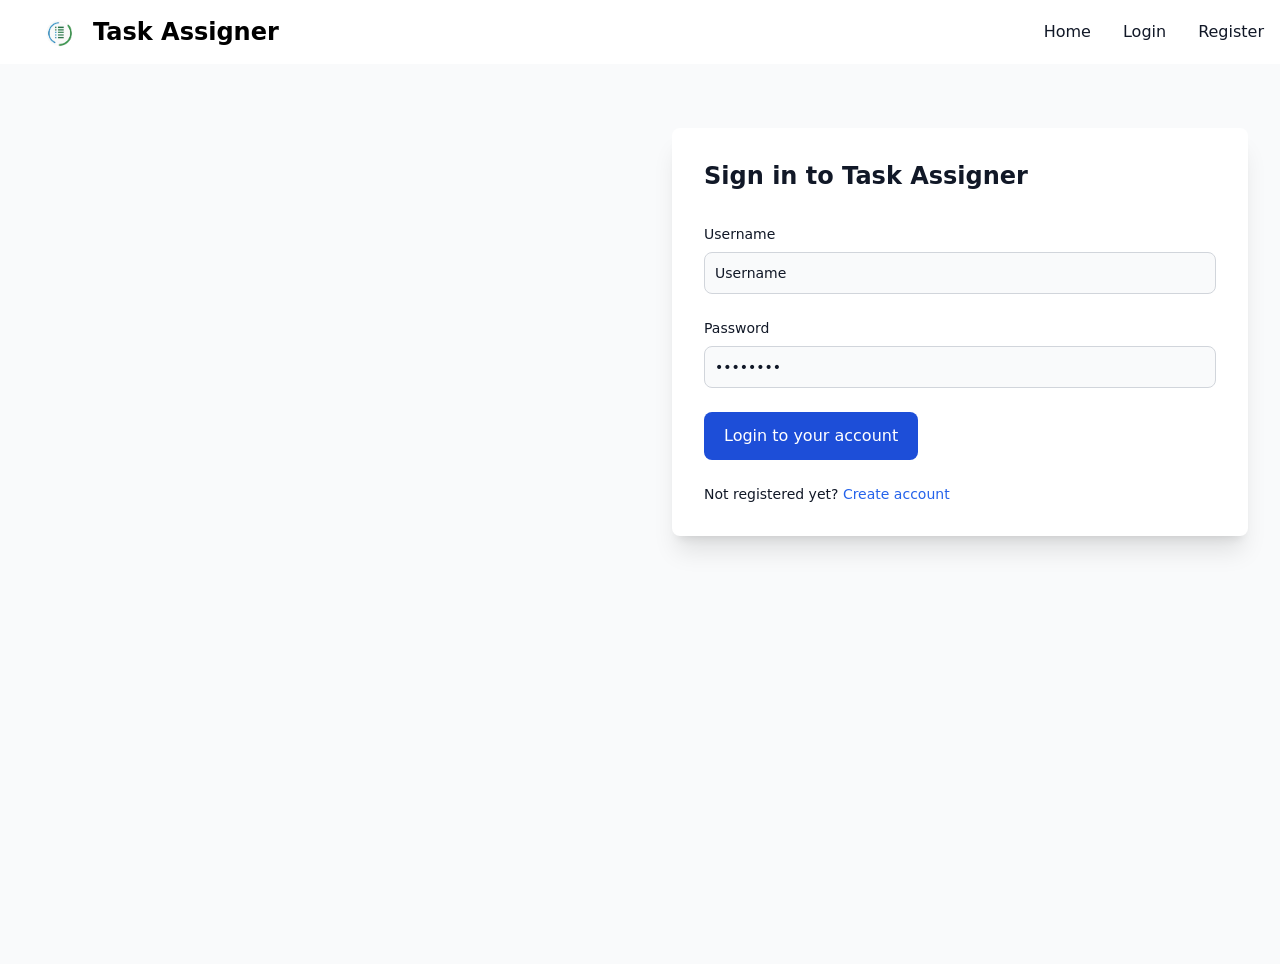
<file: index.html>
<!doctype html>
<html lang="en" data-critters-container>
<head>
  <meta charset="utf-8">
  <title>Task Assigner</title>
  <base href="/">
  <meta name="viewport" content="width=device-width, initial-scale=1">
  <link rel="icon" type="image/svg+xml" href="https://flowbite.com/docs/images/logo.svg">
<style>*,:before,:after{--tw-border-spacing-x: 0;--tw-border-spacing-y: 0;--tw-translate-x: 0;--tw-translate-y: 0;--tw-rotate: 0;--tw-skew-x: 0;--tw-skew-y: 0;--tw-scale-x: 1;--tw-scale-y: 1;--tw-pan-x: ;--tw-pan-y: ;--tw-pinch-zoom: ;--tw-scroll-snap-strictness: proximity;--tw-gradient-from-position: ;--tw-gradient-via-position: ;--tw-gradient-to-position: ;--tw-ordinal: ;--tw-slashed-zero: ;--tw-numeric-figure: ;--tw-numeric-spacing: ;--tw-numeric-fraction: ;--tw-ring-inset: ;--tw-ring-offset-width: 0px;--tw-ring-offset-color: #fff;--tw-ring-color: rgb(59 130 246 / .5);--tw-ring-offset-shadow: 0 0 #0000;--tw-ring-shadow: 0 0 #0000;--tw-shadow: 0 0 #0000;--tw-shadow-colored: 0 0 #0000;--tw-blur: ;--tw-brightness: ;--tw-contrast: ;--tw-grayscale: ;--tw-hue-rotate: ;--tw-invert: ;--tw-saturate: ;--tw-sepia: ;--tw-drop-shadow: ;--tw-backdrop-blur: ;--tw-backdrop-brightness: ;--tw-backdrop-contrast: ;--tw-backdrop-grayscale: ;--tw-backdrop-hue-rotate: ;--tw-backdrop-invert: ;--tw-backdrop-opacity: ;--tw-backdrop-saturate: ;--tw-backdrop-sepia: ;--tw-contain-size: ;--tw-contain-layout: ;--tw-contain-paint: ;--tw-contain-style: }*,:before,:after{box-sizing:border-box;border-width:0;border-style:solid;border-color:#e5e7eb}:before,:after{--tw-content: ""}html{line-height:1.5;-webkit-text-size-adjust:100%;-moz-tab-size:4;tab-size:4;font-family:ui-sans-serif,system-ui,sans-serif,"Apple Color Emoji","Segoe UI Emoji",Segoe UI Symbol,"Noto Color Emoji";font-feature-settings:normal;font-variation-settings:normal;-webkit-tap-highlight-color:transparent}body{margin:0;line-height:inherit}@import "flowbite"
</style><link rel="stylesheet" href="styles-PUAVAS7X.css" media="print" onload="this.media='all'"><noscript><link rel="stylesheet" href="styles-PUAVAS7X.css"></noscript></head>
<body>
  <app-root></app-root>
<script src="polyfills-FFHMD2TL.js" type="module"></script><script src="main-NOQMRKET.js" type="module"></script></body>
</html>
</file>
<file: styles-PUAVAS7X.css>
*,:before,:after{--tw-border-spacing-x: 0;--tw-border-spacing-y: 0;--tw-translate-x: 0;--tw-translate-y: 0;--tw-rotate: 0;--tw-skew-x: 0;--tw-skew-y: 0;--tw-scale-x: 1;--tw-scale-y: 1;--tw-pan-x: ;--tw-pan-y: ;--tw-pinch-zoom: ;--tw-scroll-snap-strictness: proximity;--tw-gradient-from-position: ;--tw-gradient-via-position: ;--tw-gradient-to-position: ;--tw-ordinal: ;--tw-slashed-zero: ;--tw-numeric-figure: ;--tw-numeric-spacing: ;--tw-numeric-fraction: ;--tw-ring-inset: ;--tw-ring-offset-width: 0px;--tw-ring-offset-color: #fff;--tw-ring-color: rgb(59 130 246 / .5);--tw-ring-offset-shadow: 0 0 #0000;--tw-ring-shadow: 0 0 #0000;--tw-shadow: 0 0 #0000;--tw-shadow-colored: 0 0 #0000;--tw-blur: ;--tw-brightness: ;--tw-contrast: ;--tw-grayscale: ;--tw-hue-rotate: ;--tw-invert: ;--tw-saturate: ;--tw-sepia: ;--tw-drop-shadow: ;--tw-backdrop-blur: ;--tw-backdrop-brightness: ;--tw-backdrop-contrast: ;--tw-backdrop-grayscale: ;--tw-backdrop-hue-rotate: ;--tw-backdrop-invert: ;--tw-backdrop-opacity: ;--tw-backdrop-saturate: ;--tw-backdrop-sepia: ;--tw-contain-size: ;--tw-contain-layout: ;--tw-contain-paint: ;--tw-contain-style: }::backdrop{--tw-border-spacing-x: 0;--tw-border-spacing-y: 0;--tw-translate-x: 0;--tw-translate-y: 0;--tw-rotate: 0;--tw-skew-x: 0;--tw-skew-y: 0;--tw-scale-x: 1;--tw-scale-y: 1;--tw-pan-x: ;--tw-pan-y: ;--tw-pinch-zoom: ;--tw-scroll-snap-strictness: proximity;--tw-gradient-from-position: ;--tw-gradient-via-position: ;--tw-gradient-to-position: ;--tw-ordinal: ;--tw-slashed-zero: ;--tw-numeric-figure: ;--tw-numeric-spacing: ;--tw-numeric-fraction: ;--tw-ring-inset: ;--tw-ring-offset-width: 0px;--tw-ring-offset-color: #fff;--tw-ring-color: rgb(59 130 246 / .5);--tw-ring-offset-shadow: 0 0 #0000;--tw-ring-shadow: 0 0 #0000;--tw-shadow: 0 0 #0000;--tw-shadow-colored: 0 0 #0000;--tw-blur: ;--tw-brightness: ;--tw-contrast: ;--tw-grayscale: ;--tw-hue-rotate: ;--tw-invert: ;--tw-saturate: ;--tw-sepia: ;--tw-drop-shadow: ;--tw-backdrop-blur: ;--tw-backdrop-brightness: ;--tw-backdrop-contrast: ;--tw-backdrop-grayscale: ;--tw-backdrop-hue-rotate: ;--tw-backdrop-invert: ;--tw-backdrop-opacity: ;--tw-backdrop-saturate: ;--tw-backdrop-sepia: ;--tw-contain-size: ;--tw-contain-layout: ;--tw-contain-paint: ;--tw-contain-style: }*,:before,:after{box-sizing:border-box;border-width:0;border-style:solid;border-color:#e5e7eb}:before,:after{--tw-content: ""}html,:host{line-height:1.5;-webkit-text-size-adjust:100%;-moz-tab-size:4;tab-size:4;font-family:ui-sans-serif,system-ui,sans-serif,"Apple Color Emoji","Segoe UI Emoji",Segoe UI Symbol,"Noto Color Emoji";font-feature-settings:normal;font-variation-settings:normal;-webkit-tap-highlight-color:transparent}body{margin:0;line-height:inherit}hr{height:0;color:inherit;border-top-width:1px}abbr:where([title]){text-decoration:underline dotted}h1,h2,h3,h4,h5,h6{font-size:inherit;font-weight:inherit}a{color:inherit;text-decoration:inherit}b,strong{font-weight:bolder}code,kbd,samp,pre{font-family:ui-monospace,SFMono-Regular,Menlo,Monaco,Consolas,Liberation Mono,Courier New,monospace;font-feature-settings:normal;font-variation-settings:normal;font-size:1em}small{font-size:80%}sub,sup{font-size:75%;line-height:0;position:relative;vertical-align:baseline}sub{bottom:-.25em}sup{top:-.5em}table{text-indent:0;border-color:inherit;border-collapse:collapse}button,input,optgroup,select,textarea{font-family:inherit;font-feature-settings:inherit;font-variation-settings:inherit;font-size:100%;font-weight:inherit;line-height:inherit;letter-spacing:inherit;color:inherit;margin:0;padding:0}button,select{text-transform:none}button,input:where([type=button]),input:where([type=reset]),input:where([type=submit]){-webkit-appearance:button;background-color:transparent;background-image:none}:-moz-focusring{outline:auto}:-moz-ui-invalid{box-shadow:none}progress{vertical-align:baseline}::-webkit-inner-spin-button,::-webkit-outer-spin-button{height:auto}[type=search]{-webkit-appearance:textfield;outline-offset:-2px}::-webkit-search-decoration{-webkit-appearance:none}::-webkit-file-upload-button{-webkit-appearance:button;font:inherit}summary{display:list-item}blockquote,dl,dd,h1,h2,h3,h4,h5,h6,hr,figure,p,pre{margin:0}fieldset{margin:0;padding:0}legend{padding:0}ol,ul,menu{list-style:none;margin:0;padding:0}dialog{padding:0}textarea{resize:vertical}input::placeholder,textarea::placeholder{opacity:1;color:#9ca3af}button,[role=button]{cursor:pointer}:disabled{cursor:default}img,svg,video,canvas,audio,iframe,embed,object{display:block;vertical-align:middle}img,video{max-width:100%;height:auto}[hidden]:where(:not([hidden=until-found])){display:none}.tooltip-arrow,.tooltip-arrow:before{position:absolute;width:8px;height:8px;background:inherit}.tooltip-arrow{visibility:hidden}.tooltip-arrow:before{content:"";visibility:visible;transform:rotate(45deg)}[data-tooltip-style^=light]+.tooltip>.tooltip-arrow:before{border-style:solid;border-color:var(--color-gray-200)}[data-tooltip-style^=light]+.tooltip[data-popper-placement^=top]>.tooltip-arrow:before{border-bottom-width:1px;border-right-width:1px}[data-tooltip-style^=light]+.tooltip[data-popper-placement^=right]>.tooltip-arrow:before{border-bottom-width:1px;border-left-width:1px}[data-tooltip-style^=light]+.tooltip[data-popper-placement^=bottom]>.tooltip-arrow:before{border-top-width:1px;border-left-width:1px}[data-tooltip-style^=light]+.tooltip[data-popper-placement^=left]>.tooltip-arrow:before{border-top-width:1px;border-right-width:1px}.tooltip[data-popper-placement^=top]>.tooltip-arrow{bottom:-4px}.tooltip[data-popper-placement^=bottom]>.tooltip-arrow{top:-4px}.tooltip[data-popper-placement^=left]>.tooltip-arrow{right:-4px}.tooltip[data-popper-placement^=right]>.tooltip-arrow{left:-4px}.tooltip.invisible>.tooltip-arrow:before{visibility:hidden}[data-popper-arrow],[data-popper-arrow]:before{position:absolute;width:8px;height:8px;background:inherit}[data-popper-arrow]{visibility:hidden}[data-popper-arrow]:before{content:"";visibility:visible;transform:rotate(45deg)}[data-popper-arrow]:after{content:"";visibility:visible;transform:rotate(45deg);position:absolute;width:9px;height:9px;background:inherit}[role=tooltip]>[data-popper-arrow]:before{border-style:solid;border-color:var(--color-gray-200)}.dark [role=tooltip]>[data-popper-arrow]:before{border-style:solid;border-color:var(--color-gray-600)}[role=tooltip]>[data-popper-arrow]:after{border-style:solid;border-color:var(--color-gray-200)}.dark [role=tooltip]>[data-popper-arrow]:after{border-style:solid;border-color:var(--color-gray-600)}[data-popover][role=tooltip][data-popper-placement^=top]>[data-popper-arrow]:before{border-bottom-width:1px;border-right-width:1px}[data-popover][role=tooltip][data-popper-placement^=top]>[data-popper-arrow]:after{border-bottom-width:1px;border-right-width:1px}[data-popover][role=tooltip][data-popper-placement^=right]>[data-popper-arrow]:before{border-bottom-width:1px;border-left-width:1px}[data-popover][role=tooltip][data-popper-placement^=right]>[data-popper-arrow]:after{border-bottom-width:1px;border-left-width:1px}[data-popover][role=tooltip][data-popper-placement^=bottom]>[data-popper-arrow]:before{border-top-width:1px;border-left-width:1px}[data-popover][role=tooltip][data-popper-placement^=bottom]>[data-popper-arrow]:after{border-top-width:1px;border-left-width:1px}[data-popover][role=tooltip][data-popper-placement^=left]>[data-popper-arrow]:before{border-top-width:1px;border-right-width:1px}[data-popover][role=tooltip][data-popper-placement^=left]>[data-popper-arrow]:after{border-top-width:1px;border-right-width:1px}[data-popover][role=tooltip][data-popper-placement^=top]>[data-popper-arrow]{bottom:-5px}[data-popover][role=tooltip][data-popper-placement^=bottom]>[data-popper-arrow]{top:-5px}[data-popover][role=tooltip][data-popper-placement^=left]>[data-popper-arrow]{right:-5px}[data-popover][role=tooltip][data-popper-placement^=right]>[data-popper-arrow]{left:-5px}[role=tooltip].invisible>[data-popper-arrow]:before{visibility:hidden}[role=tooltip].invisible>[data-popper-arrow]:after{visibility:hidden}[type=text],[type=email],[type=url],[type=password],[type=number],[type=date],[type=datetime-local],[type=month],[type=search],[type=tel],[type=time],[type=week],[multiple],textarea,select{appearance:none;background-color:#fff;border-color:var(--color-gray-500);border-width:1px;border-radius:0;padding:.5rem .75rem;font-size:1rem;line-height:1.5rem;--tw-shadow: 0 0 #0000}[type=text]:focus,[type=email]:focus,[type=url]:focus,[type=password]:focus,[type=number]:focus,[type=date]:focus,[type=datetime-local]:focus,[type=month]:focus,[type=search]:focus,[type=tel]:focus,[type=time]:focus,[type=week]:focus,[multiple]:focus,textarea:focus,select:focus{outline:2px solid transparent;outline-offset:2px;--tw-ring-inset: var(--tw-empty, );--tw-ring-offset-width: 0px;--tw-ring-offset-color: #fff;--tw-ring-color: var(--color-blue-600);--tw-ring-offset-shadow: var(--tw-ring-inset) 0 0 0 var(--tw-ring-offset-width) var(--tw-ring-offset-color);--tw-ring-shadow: var(--tw-ring-inset) 0 0 0 calc(1px + var(--tw-ring-offset-width)) var(--tw-ring-color);box-shadow:var(--tw-ring-offset-shadow),var(--tw-ring-shadow),var(--tw-shadow);border-color:var(--color-blue-600)}input::placeholder,textarea::placeholder{color:var(--color-gray-500);opacity:1}::-webkit-datetime-edit-fields-wrapper{padding:0}input[type=time]::-webkit-calendar-picker-indicator{background:none}select:not([size]){background-image:url("data:image/svg+xml,%3csvg aria-hidden='true' xmlns='http://www.w3.org/2000/svg' fill='none' viewBox='0 0 10 6'%3e %3cpath stroke='%236b7280' stroke-linecap='round' stroke-linejoin='round' stroke-width='2' d='m1 1 4 4 4-4'/%3e %3c/svg%3e");background-position:right .75rem center;background-repeat:no-repeat;background-size:.75em .75em;padding-right:2.5rem;-webkit-print-color-adjust:exact;print-color-adjust:exact}:is([dir=rtl]) select:not([size]){background-position:left .75rem center;padding-right:.75rem;padding-left:0}[multiple]{background-image:initial;background-position:initial;background-repeat:unset;background-size:initial;padding-right:.75rem;-webkit-print-color-adjust:unset;print-color-adjust:unset}[type=checkbox],[type=radio]{appearance:none;padding:0;-webkit-print-color-adjust:exact;print-color-adjust:exact;display:inline-block;vertical-align:middle;background-origin:border-box;-webkit-user-select:none;user-select:none;flex-shrink:0;height:1rem;width:1rem;color:var(--color-blue-600);background-color:#fff;border-color:--color-gray-500;border-width:1px;--tw-shadow: 0 0 #0000}[type=checkbox]{border-radius:0}[type=radio]{border-radius:100%}[type=checkbox]:focus,[type=radio]:focus{outline:2px solid transparent;outline-offset:2px;--tw-ring-inset: var(--tw-empty, );--tw-ring-offset-width: 2px;--tw-ring-offset-color: #fff;--tw-ring-color: var(--color-blue-600);--tw-ring-offset-shadow: var(--tw-ring-inset) 0 0 0 var(--tw-ring-offset-width) var(--tw-ring-offset-color);--tw-ring-shadow: var(--tw-ring-inset) 0 0 0 calc(2px + var(--tw-ring-offset-width)) var(--tw-ring-color);box-shadow:var(--tw-ring-offset-shadow),var(--tw-ring-shadow),var(--tw-shadow)}[type=checkbox]:checked,[type=radio]:checked,.dark [type=checkbox]:checked,.dark [type=radio]:checked{border-color:transparent!important;background-color:currentColor!important;background-size:.55em .55em;background-position:center;background-repeat:no-repeat}[type=checkbox]:checked{background-image:url("data:image/svg+xml,%3csvg aria-hidden='true' xmlns='http://www.w3.org/2000/svg' fill='none' viewBox='0 0 16 12'%3e %3cpath stroke='white' stroke-linecap='round' stroke-linejoin='round' stroke-width='3' d='M1 5.917 5.724 10.5 15 1.5'/%3e %3c/svg%3e");background-repeat:no-repeat;background-size:.55em .55em;-webkit-print-color-adjust:exact;print-color-adjust:exact}[type=radio]:checked{background-image:url("data:image/svg+xml,%3csvg viewBox='0 0 16 16' fill='white' xmlns='http://www.w3.org/2000/svg'%3e%3ccircle cx='8' cy='8' r='3'/%3e%3c/svg%3e");background-size:1em 1em}.dark [type=radio]:checked{background-image:url("data:image/svg+xml,%3csvg viewBox='0 0 16 16' fill='white' xmlns='http://www.w3.org/2000/svg'%3e%3ccircle cx='8' cy='8' r='3'/%3e%3c/svg%3e");background-size:1em 1em}[type=checkbox]:indeterminate{background-image:url("data:image/svg+xml,%3csvg aria-hidden='true' xmlns='http://www.w3.org/2000/svg' fill='none' viewBox='0 0 16 12'%3e %3cpath stroke='white' stroke-linecap='round' stroke-linejoin='round' stroke-width='3' d='M0.5 6h14'/%3e %3c/svg%3e");background-color:currentColor!important;border-color:transparent!important;background-position:center;background-repeat:no-repeat;background-size:.55em .55em;-webkit-print-color-adjust:exact;print-color-adjust:exact}[type=checkbox]:indeterminate:hover,[type=checkbox]:indeterminate:focus{border-color:transparent!important;background-color:currentColor!important}[type=file]{background:unset;border-color:inherit;border-width:0;border-radius:0;padding:0;font-size:unset;line-height:inherit}[type=file]:focus{outline:1px auto inherit}input[type=file]::file-selector-button{color:#fff;background:var(--color-gray-800);border:0;font-weight:500;font-size:0;cursor:pointer;padding:.625rem 1rem .625rem 2rem;margin-inline-start:-1rem;margin-inline-end:1rem}input[type=file]::file-selector-button:hover{background:var(--color-gray-700)}:is([dir=rtl]) input[type=file]::file-selector-button{padding-right:2rem;padding-left:1rem}.dark input[type=file]::file-selector-button{color:#fff;background:var(--color-gray-600)}.dark input[type=file]::file-selector-button:hover{background:var(--color-gray-500)}input[type=range]::-webkit-slider-thumb{height:1.25rem;width:1.25rem;background:var(--color-blue-600);border-radius:9999px;border:0;appearance:none;-moz-appearance:none;-webkit-appearance:none;cursor:pointer}input[type=range]:disabled::-webkit-slider-thumb{background:var(--color-gray-400)}.dark input[type=range]:disabled::-webkit-slider-thumb{background:var(--color-gray-500)}input[type=range]:focus::-webkit-slider-thumb{outline:2px solid transparent;outline-offset:2px;--tw-ring-offset-shadow: var(--tw-ring-inset) 0 0 0 var(--tw-ring-offset-width) var(--tw-ring-offset-color);--tw-ring-shadow: var(--tw-ring-inset) 0 0 0 calc(4px + var(--tw-ring-offset-width)) var(--tw-ring-color);box-shadow:var(--tw-ring-offset-shadow),var(--tw-ring-shadow),var(--tw-shadow, 0 0 #0000);--tw-ring-opacity: 1px;--tw-ring-color: rgb(164 202 254 / var(--tw-ring-opacity))}input[type=range]::-moz-range-thumb{height:1.25rem;width:1.25rem;background:var(--color-blue-600);border-radius:9999px;border:0;appearance:none;-moz-appearance:none;-webkit-appearance:none;cursor:pointer}input[type=range]:disabled::-moz-range-thumb{background:var(--color-gray-400)}.dark input[type=range]:disabled::-moz-range-thumb{background:var(--color-gray-500)}input[type=range]::-moz-range-progress{background:var(--color-blue-500)}input[type=range]::-ms-fill-lower{background:var(--color-blue-500)}.toggle-bg:after{content:"";position:absolute;top:.125rem;left:.125rem;background:#fff;border-color:var(--color-gray-300);border-width:1px;border-radius:9999px;height:1.25rem;width:1.25rem;transition-property:background-color,border-color,color,fill,stroke,opacity,box-shadow,transform,filter,backdrop-filter,-webkit-backdrop-filter;transition-duration:.15s;box-shadow:var(--tw-ring-inset) 0 0 0 calc(0px + var(--tw-ring-offset-width)) var(--tw-ring-color)}input:checked+.toggle-bg:after{transform:translate(100%);border-color:#fff}input:checked+.toggle-bg{background:var(--color-blue-600);border-color:var(--color-blue-600)}.container{width:100%}@media (min-width: 640px){.container{max-width:640px}}@media (min-width: 768px){.container{max-width:768px}}@media (min-width: 1024px){.container{max-width:1024px}}@media (min-width: 1280px){.container{max-width:1280px}}@media (min-width: 1536px){.container{max-width:1536px}}.selectedCell{background-color:var(--color-gray-50)}.dark .selectedCell{background-color:var(--color-gray-700)}.datatable-wrapper{width:100%}.datatable-wrapper .datatable-top{display:flex;justify-content:space-between;flex-direction:column-reverse;align-items:start;gap:1rem;margin-bottom:1rem}@media (min-width: 640px){.datatable-wrapper .datatable-top{flex-direction:row-reverse;align-items:center}}.datatable-wrapper .datatable-search .datatable-input,.datatable-wrapper .datatable-input{color:var(--color-gray-900);font-size:0;border:1px solid var(--color-gray-300);border-radius:.5rem;background-color:var(--color-gray-50);min-width:16rem}.dark .datatable-wrapper .datatable-search .datatable-input,.dark .datatable-wrapper .datatable-input{color:#fff;background-color:var(--color-gray-800);border:1px solid var(--color-gray-700)}.datatable-wrapper thead th .datatable-input{background-color:#fff;font-weight:400;color:var(--color-gray-900);padding-top:.35rem;padding-bottom:.35rem;min-width:0}.dark .datatable-wrapper thead th .datatable-input{background-color:var(--color-gray-700);border-color:var(--color-gray-600);color:#fff}.datatable-wrapper .datatable-top .datatable-dropdown{color:var(--color-gray-500);font-size:0}.dark .datatable-wrapper .datatable-top .datatable-dropdown{color:var(--color-gray-400)}.datatable-wrapper .datatable-top .datatable-dropdown .datatable-selector{background-color:var(--color-gray-50);color:var(--color-gray-900);font-size:0;border:1px solid var(--color-gray-300);border-radius:.5rem;margin-right:.25rem;min-width:4rem}.dark .datatable-wrapper .datatable-top .datatable-dropdown .datatable-selector{background-color:var(--color-gray-800);border:1px solid var(--color-gray-700);color:#fff}.datatable-wrapper .datatable-container thead tr.search-filtering-row th{padding-top:0}.datatable-wrapper .datatable-search .datatable-input:focus{border-color:var(--color-blue-600)}.datatable-wrapper .datatable-container{overflow-x:auto}.datatable-wrapper .datatable-table{width:100%;font-size:0;color:var(--color-gray-500);text-align:left}.dark .datatable-wrapper .datatable-table{color:var(--color-gray-400)}.datatable-wrapper .datatable-table thead{font-size:0;color:var(--color-gray-500);background-color:var(--color-gray-50)}.dark .datatable-wrapper .datatable-table thead{color:var(--color-gray-400);background-color:var(--color-gray-800)}.datatable-wrapper .datatable-table thead th{white-space:nowrap}.datatable-wrapper .datatable-table thead th,.datatable-wrapper .datatable-table tbody th,.datatable-wrapper .datatable-table tbody td{width:auto!important;padding:.75rem 1.5rem}.datatable-wrapper .datatable-table thead th .datatable-sorter,.datatable-wrapper .datatable-table thead th{text-transform:uppercase}.datatable-wrapper .datatable-table thead th .datatable-sorter:hover,.datatable-wrapper .datatable-table thead th.datatable-ascending .datatable-sorter,.datatable-wrapper .datatable-table thead th.datatable-descending .datatable-sorter{color:var(--color-gray-900)}.dark .datatable-wrapper .datatable-table thead th .datatable-sorter:hover,.dark .datatable-wrapper .datatable-table thead th.datatable-ascending .datatable-sorter,.dark .datatable-wrapper .datatable-table thead th.datatable-descending .datatable-sorter{color:#fff}.datatable-wrapper .datatable-table tbody tr.selected{background-color:var(--color-gray-100)}.dark .datatable-wrapper .datatable-table tbody tr.selected{background-color:var(--color-gray-700)}.datatable-wrapper .datatable-table tbody tr{border-bottom:1px solid var(--color-gray-200)}.dark .datatable-wrapper .datatable-table tbody tr{border-bottom:1px solid var(--color-gray-700)}.datatable-wrapper .datatable-table .datatable-empty{text-align:center}.datatable-wrapper .datatable-bottom{display:flex;flex-direction:column;justify-content:space-between;align-items:start;margin-top:1rem;gap:1rem}@media (min-width: 640px){.datatable-wrapper .datatable-bottom{flex-direction:row;align-items:center}}.datatable-wrapper .datatable-bottom .datatable-info{color:var(--color-gray-500);font-size:0}.dark .datatable-wrapper .datatable-bottom .datatable-info{color:var(--color-gray-400)}.datatable-wrapper .datatable-bottom .datatable-pagination .datatable-pagination-list{display:flex;align-items:center;height:2rem;font-size:0}.datatable-wrapper .datatable-bottom .datatable-pagination .datatable-pagination-list-item-link{display:flex;align-items:center;color:var(--color-gray-500);font-weight:500;padding-left:.75rem;padding-right:.75rem;height:2rem;font-size:0;border-top:1px solid var(--color-gray-300);border-bottom:1px solid var(--color-gray-300);border-right:1px solid var(--color-gray-300)}.dark .datatable-wrapper .datatable-bottom .datatable-pagination .datatable-pagination-list-item-link{color:var(--color-gray-400);border-color:var(--color-gray-700)}.datatable-wrapper .datatable-bottom .datatable-pagination .datatable-pagination-list-item:first-of-type,.datatable-wrapper .datatable-bottom .datatable-pagination .datatable-pagination-list-item:last-of-type{position:relative}.datatable-wrapper .datatable-bottom .datatable-pagination .datatable-pagination-list-item:first-of-type .datatable-pagination-list-item-link,.datatable-wrapper .datatable-bottom .datatable-pagination .datatable-pagination-list-item:last-of-type .datatable-pagination-list-item-link{color:transparent}.dark .datatable-wrapper .datatable-bottom .datatable-pagination .datatable-pagination-list-item:first-of-type .datatable-pagination-list-item-link,.dark .datatable-wrapper .datatable-bottom .datatable-pagination .datatable-pagination-list-item:last-of-type .datatable-pagination-list-item-link{color:transparent}.datatable-wrapper .datatable-bottom .datatable-pagination .datatable-pagination-list-item:first-of-type .datatable-pagination-list-item-link:after{content:url("data:image/svg+xml,%3csvg aria-hidden='true' xmlns='http://www.w3.org/2000/svg' width='20' height='20' fill='none' viewBox='0 0 24 24'%3e %3cpath stroke='%236b7280' stroke-linecap='round' stroke-linejoin='round' stroke-width='2' d='m14 8-4 4 4 4'/%3e %3c/svg%3e");position:absolute;top:50%;left:50%;width:1.3rem;height:1.3rem;transform:translate(-50%,-50%)}.datatable-wrapper .datatable-bottom .datatable-pagination .datatable-pagination-list-item:first-of-type .datatable-pagination-list-item-link:hover:after{content:url("data:image/svg+xml,%3csvg aria-hidden='true' xmlns='http://www.w3.org/2000/svg' width='20' height='20' fill='none' viewBox='0 0 24 24'%3e %3cpath stroke='%23111827' stroke-linecap='round' stroke-linejoin='round' stroke-width='2' d='m14 8-4 4 4 4'/%3e %3c/svg%3e")}.dark .datatable-wrapper .datatable-bottom .datatable-pagination .datatable-pagination-list-item:first-of-type .datatable-pagination-list-item-link:after{content:url("data:image/svg+xml,%3csvg aria-hidden='true' xmlns='http://www.w3.org/2000/svg' width='20' height='20' fill='none' viewBox='0 0 24 24'%3e %3cpath stroke='%239ca3af' stroke-linecap='round' stroke-linejoin='round' stroke-width='2' d='m14 8-4 4 4 4'/%3e %3c/svg%3e")}.dark .datatable-wrapper .datatable-bottom .datatable-pagination .datatable-pagination-list-item:first-of-type .datatable-pagination-list-item-link:hover:after{content:url("data:image/svg+xml,%3csvg aria-hidden='true' xmlns='http://www.w3.org/2000/svg' width='20' height='20' fill='none' viewBox='0 0 24 24'%3e %3cpath stroke='white' stroke-linecap='round' stroke-linejoin='round' stroke-width='2' d='m14 8-4 4 4 4'/%3e %3c/svg%3e")}.datatable-wrapper .datatable-bottom .datatable-pagination .datatable-pagination-list-item:last-of-type .datatable-pagination-list-item-link:after{content:url("data:image/svg+xml,%3csvg aria-hidden='true' xmlns='http://www.w3.org/2000/svg' width='20' height='20' fill='none' viewBox='0 0 24 24'%3e %3cpath stroke='%236b7280' stroke-linecap='round' stroke-linejoin='round' stroke-width='2' d='m10 16 4-4-4-4'/%3e %3c/svg%3e");position:absolute;top:50%;right:50%;width:1.3rem;height:1.3rem;transform:translate(50%,-50%)}.datatable-wrapper .datatable-bottom .datatable-pagination .datatable-pagination-list-item:last-of-type .datatable-pagination-list-item-link:hover:after{content:url("data:image/svg+xml,%3csvg aria-hidden='true' xmlns='http://www.w3.org/2000/svg' width='20' height='20' fill='none' viewBox='0 0 24 24'%3e %3cpath stroke='%23111827' stroke-linecap='round' stroke-linejoin='round' stroke-width='2' d='m10 16 4-4-4-4'/%3e %3c/svg%3e")}.dark .datatable-wrapper .datatable-bottom .datatable-pagination .datatable-pagination-list-item:last-of-type .datatable-pagination-list-item-link:after{content:url("data:image/svg+xml,%3csvg aria-hidden='true' xmlns='http://www.w3.org/2000/svg' width='20' height='20' fill='none' viewBox='0 0 24 24'%3e %3cpath stroke='%239ca3af' stroke-linecap='round' stroke-linejoin='round' stroke-width='2' d='m10 16 4-4-4-4'/%3e %3c/svg%3e")}.dark .datatable-wrapper .datatable-bottom .datatable-pagination .datatable-pagination-list-item:last-of-type .datatable-pagination-list-item-link:hover:after{content:url("data:image/svg+xml,%3csvg aria-hidden='true' xmlns='http://www.w3.org/2000/svg' width='20' height='20' fill='none' viewBox='0 0 24 24'%3e %3cpath stroke='white' stroke-linecap='round' stroke-linejoin='round' stroke-width='2' d='m10 16 4-4-4-4'/%3e %3c/svg%3e")}.datatable-wrapper .datatable-bottom .datatable-pagination .datatable-pagination-list-item:first-of-type .datatable-pagination-list-item-link{border-top-left-radius:.5rem;border-bottom-left-radius:.5rem;border-left:1px solid var(--color-gray-300)}.dark .datatable-wrapper .datatable-bottom .datatable-pagination .datatable-pagination-list-item:first-of-type .datatable-pagination-list-item-link{border-left:1px solid var(--color-gray-700)}.datatable-wrapper .datatable-bottom .datatable-pagination .datatable-pagination-list-item:last-of-type .datatable-pagination-list-item-link{border-top-right-radius:.5rem;border-bottom-right-radius:.5rem;border-left:0}.datatable-wrapper .datatable-bottom .datatable-pagination .datatable-pagination-list-item-link:hover{background-color:var(--color-gray-50);color:var(--color-gray-700)}.dark .datatable-wrapper .datatable-bottom .datatable-pagination .datatable-pagination-list-item-link:hover{background-color:var(--color-gray-700);color:#fff}.apexcharts-canvas .apexcharts-tooltip{background-color:#fff!important;color:var(--color-gray-700)!important;border:0!important;border-radius:.25rem!important;box-shadow:0 4px 6px -1px #0000001a,0 2px 4px -2px #0000001a!important}.dark .apexcharts-canvas .apexcharts-tooltip{background-color:var(--color-gray-700)!important;color:var(--color-gray-400)!important;border-color:transparent!important;box-shadow:0 4px 6px -1px #0000001a,0 2px 4px -2px #0000001a!important}.apexcharts-canvas .apexcharts-tooltip .apexcharts-tooltip-title{padding:.5rem .75rem!important;margin-bottom:.75rem!important;background-color:var(--color-gray-100)!important;border-bottom-color:var(--color-gray-200)!important;font-size:0!important;font-weight:400!important;color:var(--color-gray-500)!important}.dark .apexcharts-canvas .apexcharts-tooltip .apexcharts-tooltip-title{background-color:var(--color-gray-600)!important;border-color:var(--color-gray-500)!important;color:var(--color-gray-500)!important}.apexcharts-canvas .apexcharts-xaxistooltip{color:var(--color-gray-500)!important;padding:.5rem .75rem!important;border-color:transparent!important;background-color:#fff!important;border-radius:.25rem!important;box-shadow:0 4px 6px -1px #0000001a,0 2px 4px -2px #0000001a!important}.dark .apexcharts-canvas .apexcharts-xaxistooltip{color:var(--color-gray-400)!important;background-color:var(--color-gray-700)!important}.apexcharts-canvas .apexcharts-tooltip .apexcharts-tooltip-text-y-label{color:var(--color-gray-500)!important;font-size:0!important}.dark .apexcharts-canvas .apexcharts-tooltip .apexcharts-tooltip-text-y-label{color:var(--color-gray-400)!important}.apexcharts-canvas .apexcharts-tooltip .apexcharts-tooltip-text-y-value{color:var(--color-gray-900);font-size:0!important}:is([dir=rtl]) .apexcharts-tooltip .apexcharts-tooltip-marker{margin-right:0!important;margin-left:e!important}.dark .apexcharts-canvas .apexcharts-tooltip .apexcharts-tooltip-text-y-value{color:#fff!important}.apexcharts-canvas .apexcharts-xaxistooltip-text{font-weight:400!important;font-size:0!important}.apexcharts-canvas .apexcharts-xaxistooltip:after,.apexcharts-canvas .apexcharts-xaxistooltip:before{border-bottom-color:#fff!important}.apexcharts-canvas .apexcharts-xaxistooltip:after{border-width:8px!important;margin-left:-8px!important}.apexcharts-canvas .apexcharts-xaxistooltip:before{border-width:10px!important;margin-left:-10px!important}.dark .apexcharts-canvas .apexcharts-xaxistooltip:after,.dark .apexcharts-canvas .apexcharts-xaxistooltip:before{border-bottom-color:var(--color-gray-700)!important}.apexcharts-canvas .apexcharts-tooltip-series-group.apexcharts-active .apexcharts-tooltip-y-group{padding:0!important}.apexcharts-canvas .apexcharts-tooltip-series-group.apexcharts-active{padding-left:.75rem!important;padding-right:.75rem!important;padding-bottom:.75rem!important;background-color:#fff!important;color:var(--color-gray-500)!important}.dark .apexcharts-canvas .apexcharts-tooltip-series-group.apexcharts-active{background-color:var(--color-gray-700)!important;color:var(--color-gray-400)!important}.apexcharts-canvas .apexcharts-tooltip-series-group.apexcharts-active:first-of-type{padding-top:.75rem!important}.apexcharts-canvas .apexcharts-legend{padding:0!important}.apexcharts-canvas .apexcharts-legend-text{font-size:0!important;font-weight:500!important;padding-left:1.25rem!important;color:var(--color-gray-500)!important}:is([dir=rtl]) .apexcharts-canvas .apexcharts-legend-text{padding-right:.5rem!important}.apexcharts-canvas .apexcharts-legend-text:not(.apexcharts-inactive-legend):hover{color:var(--color-gray-900)!important}.dark .apexcharts-canvas .apexcharts-legend-text{color:var(--color-gray-400)!important}.dark .apexcharts-canvas .apexcharts-legend-text:not(.apexcharts-inactive-legend):hover{color:#fff!important}.apexcharts-canvas .apexcharts-legend-series{margin-left:.5rem!important;margin-right:.5rem!important;margin-bottom:.25rem!important;display:flex!important;align-items:center!important}.apexcharts-datalabels-group .apexcharts-text.apexcharts-datalabel-value{fill:var(--color-gray-900)!important;font-size:1.875rem!important;font-weight:700!important}.dark .apexcharts-canvas .apexcharts-datalabels-group .apexcharts-text.apexcharts-datalabel-value{fill:#fff!important}.apexcharts-canvas .apexcharts-datalabels-group .apexcharts-text.apexcharts-datalabel-label{fill:var(--color-gray-500)!important;font-size:1rem!important;font-weight:400!important}.dark .apexcharts-canvas .apexcharts-datalabels-group .apexcharts-text.apexcharts-datalabel-label{fill:var(--color-gray-400)!important}.apexcharts-canvas .apexcharts-datalabels .apexcharts-text.apexcharts-pie-label{font-size:.75rem!important;font-weight:600!important;text-shadow:none!important;filter:none!important}.apexcharts-gridline,.apexcharts-xcrosshairs,.apexcharts-ycrosshairs{stroke:var(--color-gray-200)!important}.dark .apexcharts-gridline,.dark .apexcharts-xcrosshairs,.dark .apexcharts-ycrosshairs{stroke:var(--color-gray-700)!important}.visible{visibility:visible}.invisible{visibility:hidden}.collapse{visibility:collapse}.static{position:static}.fixed{position:fixed}.absolute{position:absolute}.relative{position:relative}.inset-0{inset:0}.bottom-0{bottom:0}.bottom-\[60px\]{bottom:60px}.left-0{left:0}.left-4{left:1rem}.right-0{right:0}.top-0{top:0}.top-4{top:1rem}.z-10{z-index:10}.z-20{z-index:20}.z-30{z-index:30}.z-40{z-index:40}.z-50{z-index:50}.mx-auto{margin-left:auto;margin-right:auto}.mb-1{margin-bottom:.25rem}.mb-2{margin-bottom:.5rem}.mb-4{margin-bottom:1rem}.mb-6{margin-bottom:1.5rem}.mt-10{margin-top:2.5rem}.mt-2{margin-top:.5rem}.mt-4{margin-top:1rem}.mt-6{margin-top:1.5rem}.mt-8{margin-top:2rem}.block{display:block}.inline-block{display:inline-block}.inline{display:inline}.flex{display:flex}.inline-flex{display:inline-flex}.table{display:table}.grid{display:grid}.hidden{display:none}.h-10{height:2.5rem}.h-4{height:1rem}.h-5{height:1.25rem}.h-6{height:1.5rem}.h-8{height:2rem}.h-screen{height:100vh}.min-h-screen{min-height:100vh}.w-1\/2{width:50%}.w-10{width:2.5rem}.w-4{width:1rem}.w-5{width:1.25rem}.w-64{width:16rem}.w-96{width:24rem}.w-full{width:100%}.max-w-2xl{max-width:42rem}.max-w-4xl{max-width:56rem}.max-w-md{max-width:28rem}.max-w-screen-xl{max-width:1280px}.flex-1{flex:1 1 0%}.flex-shrink{flex-shrink:1}.-translate-x-full{--tw-translate-x: -100%;transform:translate(var(--tw-translate-x),var(--tw-translate-y)) rotate(var(--tw-rotate)) skew(var(--tw-skew-x)) skewY(var(--tw-skew-y)) scaleX(var(--tw-scale-x)) scaleY(var(--tw-scale-y))}.-translate-y-full{--tw-translate-y: -100%;transform:translate(var(--tw-translate-x),var(--tw-translate-y)) rotate(var(--tw-rotate)) skew(var(--tw-skew-x)) skewY(var(--tw-skew-y)) scaleX(var(--tw-scale-x)) scaleY(var(--tw-scale-y))}.translate-x-0{--tw-translate-x: 0px;transform:translate(var(--tw-translate-x),var(--tw-translate-y)) rotate(var(--tw-rotate)) skew(var(--tw-skew-x)) skewY(var(--tw-skew-y)) scaleX(var(--tw-scale-x)) scaleY(var(--tw-scale-y))}.translate-x-full{--tw-translate-x: 100%;transform:translate(var(--tw-translate-x),var(--tw-translate-y)) rotate(var(--tw-rotate)) skew(var(--tw-skew-x)) skewY(var(--tw-skew-y)) scaleX(var(--tw-scale-x)) scaleY(var(--tw-scale-y))}.translate-y-full{--tw-translate-y: 100%;transform:translate(var(--tw-translate-x),var(--tw-translate-y)) rotate(var(--tw-rotate)) skew(var(--tw-skew-x)) skewY(var(--tw-skew-y)) scaleX(var(--tw-scale-x)) scaleY(var(--tw-scale-y))}.rotate-180{--tw-rotate: 180deg;transform:translate(var(--tw-translate-x),var(--tw-translate-y)) rotate(var(--tw-rotate)) skew(var(--tw-skew-x)) skewY(var(--tw-skew-y)) scaleX(var(--tw-scale-x)) scaleY(var(--tw-scale-y))}.transform{transform:translate(var(--tw-translate-x),var(--tw-translate-y)) rotate(var(--tw-rotate)) skew(var(--tw-skew-x)) skewY(var(--tw-skew-y)) scaleX(var(--tw-scale-x)) scaleY(var(--tw-scale-y))}.transform-none{transform:none}.cursor-default{cursor:default}.cursor-not-allowed{cursor:not-allowed}.cursor-pointer{cursor:pointer}.resize{resize:both}.grid-cols-4{grid-template-columns:repeat(4,minmax(0,1fr))}.grid-cols-7{grid-template-columns:repeat(7,minmax(0,1fr))}.flex-col{flex-direction:column}.flex-wrap{flex-wrap:wrap}.items-start{align-items:flex-start}.items-end{align-items:flex-end}.items-center{align-items:center}.justify-start{justify-content:flex-start}.justify-end{justify-content:flex-end}.justify-center{justify-content:center}.justify-between{justify-content:space-between}.gap-2{gap:.5rem}.gap-4{gap:1rem}.gap-8{gap:2rem}.space-x-2>:not([hidden])~:not([hidden]){--tw-space-x-reverse: 0;margin-right:calc(.5rem * var(--tw-space-x-reverse));margin-left:calc(.5rem * calc(1 - var(--tw-space-x-reverse)))}.space-x-3>:not([hidden])~:not([hidden]){--tw-space-x-reverse: 0;margin-right:calc(.75rem * var(--tw-space-x-reverse));margin-left:calc(.75rem * calc(1 - var(--tw-space-x-reverse)))}.space-y-2>:not([hidden])~:not([hidden]){--tw-space-y-reverse: 0;margin-top:calc(.5rem * calc(1 - var(--tw-space-y-reverse)));margin-bottom:calc(.5rem * var(--tw-space-y-reverse))}.space-y-4>:not([hidden])~:not([hidden]){--tw-space-y-reverse: 0;margin-top:calc(1rem * calc(1 - var(--tw-space-y-reverse)));margin-bottom:calc(1rem * var(--tw-space-y-reverse))}.space-y-6>:not([hidden])~:not([hidden]){--tw-space-y-reverse: 0;margin-top:calc(1.5rem * calc(1 - var(--tw-space-y-reverse)));margin-bottom:calc(1.5rem * var(--tw-space-y-reverse))}.space-y-8>:not([hidden])~:not([hidden]){--tw-space-y-reverse: 0;margin-top:calc(2rem * calc(1 - var(--tw-space-y-reverse)));margin-bottom:calc(2rem * var(--tw-space-y-reverse))}.self-center{align-self:center}.overflow-hidden{overflow:hidden}.overflow-y-auto{overflow-y:auto}.whitespace-normal{white-space:normal}.rounded{border-radius:.25rem}.rounded-lg{border-radius:.5rem}.rounded-md{border-radius:.375rem}.rounded-l-lg{border-top-left-radius:.5rem;border-bottom-left-radius:.5rem}.rounded-r-lg{border-top-right-radius:.5rem;border-bottom-right-radius:.5rem}.border{border-width:1px}.border-0{border-width:0px}.border-b{border-bottom-width:1px}.border-blue-600{--tw-border-opacity: 1;border-color:rgb(37 99 235 / var(--tw-border-opacity, 1))}.border-blue-700{--tw-border-opacity: 1;border-color:rgb(29 78 216 / var(--tw-border-opacity, 1))}.border-gray-100{--tw-border-opacity: 1;border-color:rgb(243 244 246 / var(--tw-border-opacity, 1))}.border-gray-200{--tw-border-opacity: 1;border-color:rgb(229 231 235 / var(--tw-border-opacity, 1))}.border-gray-300{--tw-border-opacity: 1;border-color:rgb(209 213 219 / var(--tw-border-opacity, 1))}.border-green-400{--tw-border-opacity: 1;border-color:rgb(74 222 128 / var(--tw-border-opacity, 1))}.border-red-400{--tw-border-opacity: 1;border-color:rgb(248 113 113 / var(--tw-border-opacity, 1))}.bg-black{--tw-bg-opacity: 1;background-color:rgb(0 0 0 / var(--tw-bg-opacity, 1))}.bg-blue-600{--tw-bg-opacity: 1;background-color:rgb(37 99 235 / var(--tw-bg-opacity, 1))}.bg-blue-700{--tw-bg-opacity: 1;background-color:rgb(29 78 216 / var(--tw-bg-opacity, 1))}.bg-gray-100{--tw-bg-opacity: 1;background-color:rgb(243 244 246 / var(--tw-bg-opacity, 1))}.bg-gray-200{--tw-bg-opacity: 1;background-color:rgb(229 231 235 / var(--tw-bg-opacity, 1))}.bg-gray-300{--tw-bg-opacity: 1;background-color:rgb(209 213 219 / var(--tw-bg-opacity, 1))}.bg-gray-50{--tw-bg-opacity: 1;background-color:rgb(249 250 251 / var(--tw-bg-opacity, 1))}.bg-gray-500{--tw-bg-opacity: 1;background-color:rgb(107 114 128 / var(--tw-bg-opacity, 1))}.bg-gray-600{--tw-bg-opacity: 1;background-color:rgb(75 85 99 / var(--tw-bg-opacity, 1))}.bg-gray-700{--tw-bg-opacity: 1;background-color:rgb(55 65 81 / var(--tw-bg-opacity, 1))}.bg-gray-800{--tw-bg-opacity: 1;background-color:rgb(31 41 55 / var(--tw-bg-opacity, 1))}.bg-gray-900\/50{background-color:#11182780}.bg-green-100{--tw-bg-opacity: 1;background-color:rgb(220 252 231 / var(--tw-bg-opacity, 1))}.bg-green-600{--tw-bg-opacity: 1;background-color:rgb(22 163 74 / var(--tw-bg-opacity, 1))}.bg-red-100{--tw-bg-opacity: 1;background-color:rgb(254 226 226 / var(--tw-bg-opacity, 1))}.bg-red-600{--tw-bg-opacity: 1;background-color:rgb(220 38 38 / var(--tw-bg-opacity, 1))}.bg-white{--tw-bg-opacity: 1;background-color:rgb(255 255 255 / var(--tw-bg-opacity, 1))}.bg-white\/50{background-color:#ffffff80}.bg-yellow-500{--tw-bg-opacity: 1;background-color:rgb(234 179 8 / var(--tw-bg-opacity, 1))}.bg-opacity-40{--tw-bg-opacity: .4}.p-1{padding:.25rem}.p-2{padding:.5rem}.p-2\.5{padding:.625rem}.p-3{padding:.75rem}.p-4{padding:1rem}.p-6{padding:1.5rem}.p-8{padding:2rem}.px-2{padding-left:.5rem;padding-right:.5rem}.px-3{padding-left:.75rem;padding-right:.75rem}.px-4{padding-left:1rem;padding-right:1rem}.px-5{padding-left:1.25rem;padding-right:1.25rem}.py-1{padding-top:.25rem;padding-bottom:.25rem}.py-1\.5{padding-top:.375rem;padding-bottom:.375rem}.py-2{padding-top:.5rem;padding-bottom:.5rem}.py-2\.5{padding-top:.625rem;padding-bottom:.625rem}.py-3{padding-top:.75rem;padding-bottom:.75rem}.py-8{padding-top:2rem;padding-bottom:2rem}.pt-2{padding-top:.5rem}.text-left{text-align:left}.text-center{text-align:center}.text-2xl{font-size:1.5rem;line-height:2rem}.text-3xl{font-size:1.875rem;line-height:2.25rem}.text-4xl{font-size:2.25rem;line-height:2.5rem}.text-base{font-size:1rem;line-height:1.5rem}.text-lg{font-size:1.125rem;line-height:1.75rem}.text-sm{font-size:.875rem;line-height:1.25rem}.text-xl{font-size:1.25rem;line-height:1.75rem}.font-bold{font-weight:700}.font-extrabold{font-weight:800}.font-medium{font-weight:500}.font-normal{font-weight:400}.font-semibold{font-weight:600}.uppercase{text-transform:uppercase}.leading-6{line-height:1.5rem}.leading-9{line-height:2.25rem}.leading-none{line-height:1}.tracking-tight{letter-spacing:-.025em}.text-blue-600{--tw-text-opacity: 1;color:rgb(37 99 235 / var(--tw-text-opacity, 1))}.text-blue-700{--tw-text-opacity: 1;color:rgb(29 78 216 / var(--tw-text-opacity, 1))}.text-gray-400{--tw-text-opacity: 1;color:rgb(156 163 175 / var(--tw-text-opacity, 1))}.text-gray-500{--tw-text-opacity: 1;color:rgb(107 114 128 / var(--tw-text-opacity, 1))}.text-gray-600{--tw-text-opacity: 1;color:rgb(75 85 99 / var(--tw-text-opacity, 1))}.text-gray-700{--tw-text-opacity: 1;color:rgb(55 65 81 / var(--tw-text-opacity, 1))}.text-gray-800{--tw-text-opacity: 1;color:rgb(31 41 55 / var(--tw-text-opacity, 1))}.text-gray-900{--tw-text-opacity: 1;color:rgb(17 24 39 / var(--tw-text-opacity, 1))}.text-green-500{--tw-text-opacity: 1;color:rgb(34 197 94 / var(--tw-text-opacity, 1))}.text-green-700{--tw-text-opacity: 1;color:rgb(21 128 61 / var(--tw-text-opacity, 1))}.text-red-600{--tw-text-opacity: 1;color:rgb(220 38 38 / var(--tw-text-opacity, 1))}.text-white{--tw-text-opacity: 1;color:rgb(255 255 255 / var(--tw-text-opacity, 1))}.text-yellow-500{--tw-text-opacity: 1;color:rgb(234 179 8 / var(--tw-text-opacity, 1))}.line-through{text-decoration-line:line-through}.opacity-0{opacity:0}.opacity-100{opacity:1}.shadow{--tw-shadow: 0 1px 3px 0 rgb(0 0 0 / .1), 0 1px 2px -1px rgb(0 0 0 / .1);--tw-shadow-colored: 0 1px 3px 0 var(--tw-shadow-color), 0 1px 2px -1px var(--tw-shadow-color);box-shadow:var(--tw-ring-offset-shadow, 0 0 #0000),var(--tw-ring-shadow, 0 0 #0000),var(--tw-shadow)}.shadow-lg{--tw-shadow: 0 10px 15px -3px rgb(0 0 0 / .1), 0 4px 6px -4px rgb(0 0 0 / .1);--tw-shadow-colored: 0 10px 15px -3px var(--tw-shadow-color), 0 4px 6px -4px var(--tw-shadow-color);box-shadow:var(--tw-ring-offset-shadow, 0 0 #0000),var(--tw-ring-shadow, 0 0 #0000),var(--tw-shadow)}.shadow-md{--tw-shadow: 0 4px 6px -1px rgb(0 0 0 / .1), 0 2px 4px -2px rgb(0 0 0 / .1);--tw-shadow-colored: 0 4px 6px -1px var(--tw-shadow-color), 0 2px 4px -2px var(--tw-shadow-color);box-shadow:var(--tw-ring-offset-shadow, 0 0 #0000),var(--tw-ring-shadow, 0 0 #0000),var(--tw-shadow)}.shadow-sm{--tw-shadow: 0 1px 2px 0 rgb(0 0 0 / .05);--tw-shadow-colored: 0 1px 2px 0 var(--tw-shadow-color);box-shadow:var(--tw-ring-offset-shadow, 0 0 #0000),var(--tw-ring-shadow, 0 0 #0000),var(--tw-shadow)}.shadow-xl{--tw-shadow: 0 20px 25px -5px rgb(0 0 0 / .1), 0 8px 10px -6px rgb(0 0 0 / .1);--tw-shadow-colored: 0 20px 25px -5px var(--tw-shadow-color), 0 8px 10px -6px var(--tw-shadow-color);box-shadow:var(--tw-ring-offset-shadow, 0 0 #0000),var(--tw-ring-shadow, 0 0 #0000),var(--tw-shadow)}.outline{outline-style:solid}.blur{--tw-blur: blur(8px);filter:var(--tw-blur) var(--tw-brightness) var(--tw-contrast) var(--tw-grayscale) var(--tw-hue-rotate) var(--tw-invert) var(--tw-saturate) var(--tw-sepia) var(--tw-drop-shadow)}.filter{filter:var(--tw-blur) var(--tw-brightness) var(--tw-contrast) var(--tw-grayscale) var(--tw-hue-rotate) var(--tw-invert) var(--tw-saturate) var(--tw-sepia) var(--tw-drop-shadow)}.transition{transition-property:color,background-color,border-color,text-decoration-color,fill,stroke,opacity,box-shadow,transform,filter,backdrop-filter;transition-timing-function:cubic-bezier(.4,0,.2,1);transition-duration:.15s}.transition-opacity{transition-property:opacity;transition-timing-function:cubic-bezier(.4,0,.2,1);transition-duration:.15s}.transition-transform{transition-property:transform;transition-timing-function:cubic-bezier(.4,0,.2,1);transition-duration:.15s}.ease-out{transition-timing-function:cubic-bezier(0,0,.2,1)}@import "flowbite";.hover\:border-gray-300:hover{--tw-border-opacity: 1;border-color:rgb(209 213 219 / var(--tw-border-opacity, 1))}.hover\:bg-blue-700:hover{--tw-bg-opacity: 1;background-color:rgb(29 78 216 / var(--tw-bg-opacity, 1))}.hover\:bg-blue-800:hover{--tw-bg-opacity: 1;background-color:rgb(30 64 175 / var(--tw-bg-opacity, 1))}.hover\:bg-gray-100:hover{--tw-bg-opacity: 1;background-color:rgb(243 244 246 / var(--tw-bg-opacity, 1))}.hover\:bg-gray-400:hover{--tw-bg-opacity: 1;background-color:rgb(156 163 175 / var(--tw-bg-opacity, 1))}.hover\:bg-gray-600:hover{--tw-bg-opacity: 1;background-color:rgb(75 85 99 / var(--tw-bg-opacity, 1))}.hover\:bg-gray-700:hover{--tw-bg-opacity: 1;background-color:rgb(55 65 81 / var(--tw-bg-opacity, 1))}.hover\:bg-green-700:hover{--tw-bg-opacity: 1;background-color:rgb(21 128 61 / var(--tw-bg-opacity, 1))}.hover\:bg-red-700:hover{--tw-bg-opacity: 1;background-color:rgb(185 28 28 / var(--tw-bg-opacity, 1))}.hover\:bg-white:hover{--tw-bg-opacity: 1;background-color:rgb(255 255 255 / var(--tw-bg-opacity, 1))}.hover\:bg-yellow-600:hover{--tw-bg-opacity: 1;background-color:rgb(202 138 4 / var(--tw-bg-opacity, 1))}.hover\:text-blue-600:hover{--tw-text-opacity: 1;color:rgb(37 99 235 / var(--tw-text-opacity, 1))}.hover\:text-blue-700:hover{--tw-text-opacity: 1;color:rgb(29 78 216 / var(--tw-text-opacity, 1))}.hover\:text-gray-600:hover{--tw-text-opacity: 1;color:rgb(75 85 99 / var(--tw-text-opacity, 1))}.hover\:text-gray-800:hover{--tw-text-opacity: 1;color:rgb(31 41 55 / var(--tw-text-opacity, 1))}.hover\:text-gray-900:hover{--tw-text-opacity: 1;color:rgb(17 24 39 / var(--tw-text-opacity, 1))}.hover\:underline:hover{text-decoration-line:underline}.focus\:border-blue-500:focus{--tw-border-opacity: 1;border-color:rgb(59 130 246 / var(--tw-border-opacity, 1))}.focus\:bg-transparent:focus{background-color:transparent}.focus\:outline-none:focus{outline:2px solid transparent;outline-offset:2px}.focus\:ring-0:focus{--tw-ring-offset-shadow: var(--tw-ring-inset) 0 0 0 var(--tw-ring-offset-width) var(--tw-ring-offset-color);--tw-ring-shadow: var(--tw-ring-inset) 0 0 0 calc(0px + var(--tw-ring-offset-width)) var(--tw-ring-color);box-shadow:var(--tw-ring-offset-shadow),var(--tw-ring-shadow),var(--tw-shadow, 0 0 #0000)}.focus\:ring-2:focus{--tw-ring-offset-shadow: var(--tw-ring-inset) 0 0 0 var(--tw-ring-offset-width) var(--tw-ring-offset-color);--tw-ring-shadow: var(--tw-ring-inset) 0 0 0 calc(2px + var(--tw-ring-offset-width)) var(--tw-ring-color);box-shadow:var(--tw-ring-offset-shadow),var(--tw-ring-shadow),var(--tw-shadow, 0 0 #0000)}.focus\:ring-4:focus{--tw-ring-offset-shadow: var(--tw-ring-inset) 0 0 0 var(--tw-ring-offset-width) var(--tw-ring-offset-color);--tw-ring-shadow: var(--tw-ring-inset) 0 0 0 calc(4px + var(--tw-ring-offset-width)) var(--tw-ring-color);box-shadow:var(--tw-ring-offset-shadow),var(--tw-ring-shadow),var(--tw-shadow, 0 0 #0000)}.focus\:ring-blue-300:focus{--tw-ring-opacity: 1;--tw-ring-color: rgb(147 197 253 / var(--tw-ring-opacity, 1))}.focus\:ring-blue-500:focus{--tw-ring-opacity: 1;--tw-ring-color: rgb(59 130 246 / var(--tw-ring-opacity, 1))}.focus\:ring-gray-200:focus{--tw-ring-opacity: 1;--tw-ring-color: rgb(229 231 235 / var(--tw-ring-opacity, 1))}.active\:bg-gray-100:active{--tw-bg-opacity: 1;background-color:rgb(243 244 246 / var(--tw-bg-opacity, 1))}.disabled\:cursor-not-allowed:disabled{cursor:not-allowed}.disabled\:opacity-50:disabled{opacity:.5}@media (min-width: 640px){.sm\:w-auto{width:auto}.sm\:p-8{padding:2rem}}@media (min-width: 768px){.md\:ml-28{margin-left:7rem}.md\:mt-0{margin-top:0}.md\:block{display:block}.md\:hidden{display:none}.md\:w-auto{width:auto}.md\:flex-row{flex-direction:row}.md\:space-x-8>:not([hidden])~:not([hidden]){--tw-space-x-reverse: 0;margin-right:calc(2rem * var(--tw-space-x-reverse));margin-left:calc(2rem * calc(1 - var(--tw-space-x-reverse)))}.md\:border-0{border-width:0px}.md\:bg-white{--tw-bg-opacity: 1;background-color:rgb(255 255 255 / var(--tw-bg-opacity, 1))}.md\:p-0{padding:0}.md\:text-5xl{font-size:3rem;line-height:1}}@media (min-width: 1024px){.lg\:ml-6{margin-left:1.5rem}.lg\:max-w-xl{max-width:36rem}.lg\:grid-cols-1{grid-template-columns:repeat(1,minmax(0,1fr))}.lg\:grid-cols-2{grid-template-columns:repeat(2,minmax(0,1fr))}.lg\:gap-16{gap:4rem}.lg\:py-16{padding-top:4rem;padding-bottom:4rem}.lg\:text-6xl{font-size:3.75rem;line-height:1}.lg\:text-xl{font-size:1.25rem;line-height:1.75rem}}.rtl\:rotate-180:where([dir=rtl],[dir=rtl] *){--tw-rotate: 180deg;transform:translate(var(--tw-translate-x),var(--tw-translate-y)) rotate(var(--tw-rotate)) skew(var(--tw-skew-x)) skewY(var(--tw-skew-y)) scaleX(var(--tw-scale-x)) scaleY(var(--tw-scale-y))}.rtl\:space-x-reverse:where([dir=rtl],[dir=rtl] *)>:not([hidden])~:not([hidden]){--tw-space-x-reverse: 1}@media (prefers-color-scheme: dark){.dark\:border-blue-500{--tw-border-opacity: 1;border-color:rgb(59 130 246 / var(--tw-border-opacity, 1))}.dark\:border-gray-600{--tw-border-opacity: 1;border-color:rgb(75 85 99 / var(--tw-border-opacity, 1))}.dark\:border-gray-700{--tw-border-opacity: 1;border-color:rgb(55 65 81 / var(--tw-border-opacity, 1))}.dark\:border-transparent{border-color:transparent}.dark\:bg-blue-600{--tw-bg-opacity: 1;background-color:rgb(37 99 235 / var(--tw-bg-opacity, 1))}.dark\:bg-gray-600{--tw-bg-opacity: 1;background-color:rgb(75 85 99 / var(--tw-bg-opacity, 1))}.dark\:bg-gray-700{--tw-bg-opacity: 1;background-color:rgb(55 65 81 / var(--tw-bg-opacity, 1))}.dark\:bg-gray-800{--tw-bg-opacity: 1;background-color:rgb(31 41 55 / var(--tw-bg-opacity, 1))}.dark\:bg-gray-800\/50{background-color:#1f293780}.dark\:bg-gray-900{--tw-bg-opacity: 1;background-color:rgb(17 24 39 / var(--tw-bg-opacity, 1))}.dark\:bg-gray-900\/80{background-color:#111827cc}.dark\:text-blue-500{--tw-text-opacity: 1;color:rgb(59 130 246 / var(--tw-text-opacity, 1))}.dark\:text-gray-300{--tw-text-opacity: 1;color:rgb(209 213 219 / var(--tw-text-opacity, 1))}.dark\:text-gray-400{--tw-text-opacity: 1;color:rgb(156 163 175 / var(--tw-text-opacity, 1))}.dark\:text-gray-500{--tw-text-opacity: 1;color:rgb(107 114 128 / var(--tw-text-opacity, 1))}.dark\:text-red-400{--tw-text-opacity: 1;color:rgb(248 113 113 / var(--tw-text-opacity, 1))}.dark\:text-white{--tw-text-opacity: 1;color:rgb(255 255 255 / var(--tw-text-opacity, 1))}.dark\:placeholder-gray-400::placeholder{--tw-placeholder-opacity: 1;color:rgb(156 163 175 / var(--tw-placeholder-opacity, 1))}.dark\:ring-offset-gray-800{--tw-ring-offset-color: #1f2937}.dark\:hover\:bg-blue-700:hover{--tw-bg-opacity: 1;background-color:rgb(29 78 216 / var(--tw-bg-opacity, 1))}.dark\:hover\:bg-gray-600:hover{--tw-bg-opacity: 1;background-color:rgb(75 85 99 / var(--tw-bg-opacity, 1))}.dark\:hover\:bg-gray-800:hover{--tw-bg-opacity: 1;background-color:rgb(31 41 55 / var(--tw-bg-opacity, 1))}.dark\:hover\:text-blue-500:hover{--tw-text-opacity: 1;color:rgb(59 130 246 / var(--tw-text-opacity, 1))}.dark\:hover\:text-gray-300:hover{--tw-text-opacity: 1;color:rgb(209 213 219 / var(--tw-text-opacity, 1))}.dark\:hover\:text-white:hover{--tw-text-opacity: 1;color:rgb(255 255 255 / var(--tw-text-opacity, 1))}.dark\:focus\:border-blue-500:focus{--tw-border-opacity: 1;border-color:rgb(59 130 246 / var(--tw-border-opacity, 1))}.dark\:focus\:ring-blue-500:focus{--tw-ring-opacity: 1;--tw-ring-color: rgb(59 130 246 / var(--tw-ring-opacity, 1))}.dark\:focus\:ring-blue-800:focus{--tw-ring-opacity: 1;--tw-ring-color: rgb(30 64 175 / var(--tw-ring-opacity, 1))}}@media (min-width: 768px){@media (prefers-color-scheme: dark){.md\:dark\:bg-gray-900{--tw-bg-opacity: 1;background-color:rgb(17 24 39 / var(--tw-bg-opacity, 1))}}}
</file>
